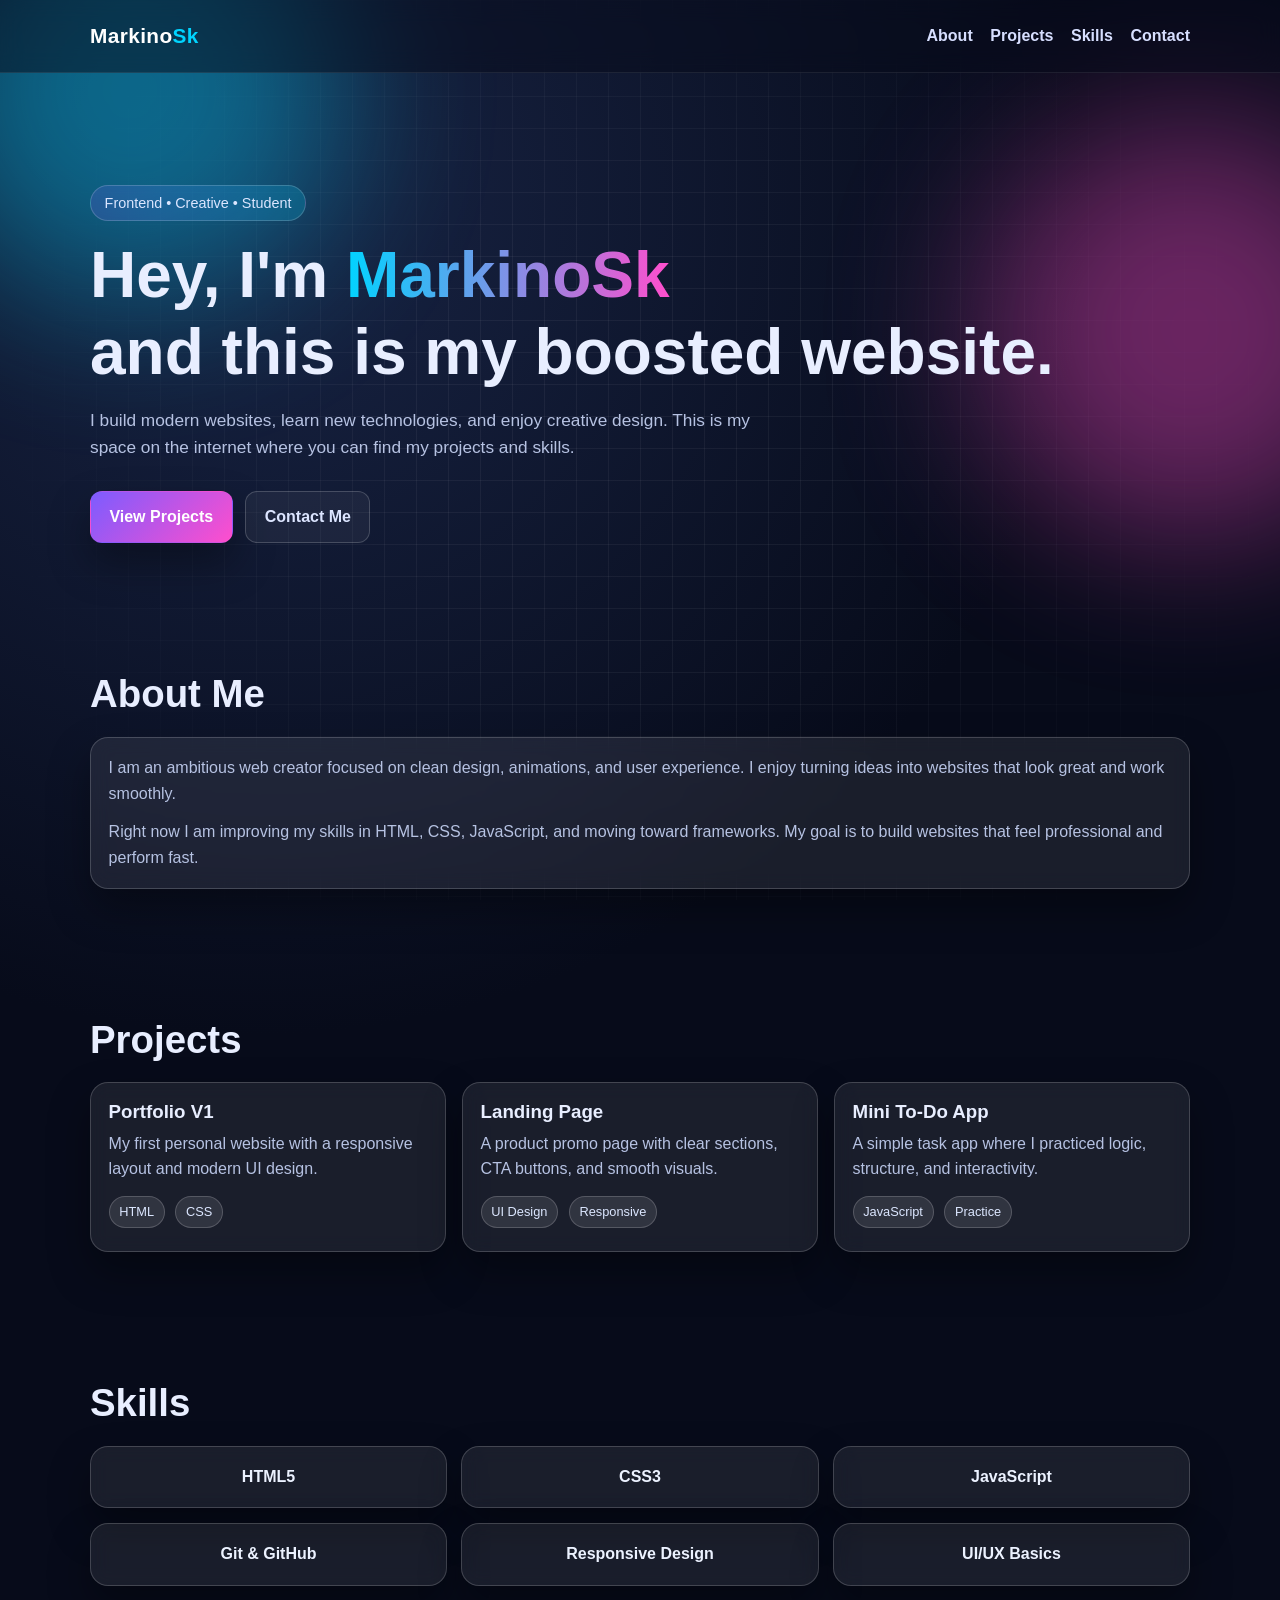
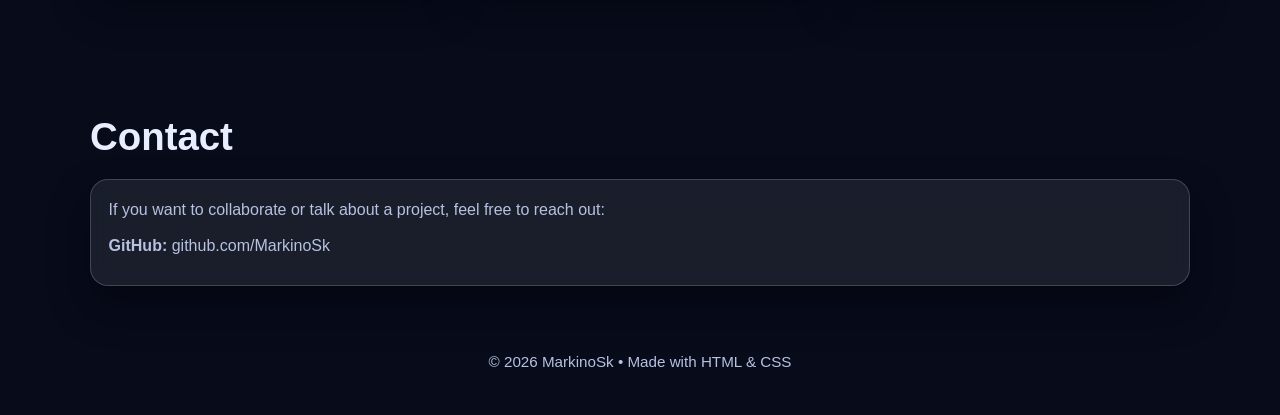
<file: index.html>
<!DOCTYPE html>
<html lang="en">
<head>
  <meta charset="UTF-8" />
  <meta name="viewport" content="width=device-width, initial-scale=1.0" />
  <title>My Portfolio | MarkinoSk</title>
  <meta name="description" content="Personal website - portfolio, projects, and contact." />
  <link rel="stylesheet" href="styles.css" />
</head>
<body>
  <div class="bg-glow bg-glow-1"></div>
  <div class="bg-glow bg-glow-2"></div>
  <div class="bg-grid"></div>

  <header class="site-header">
    <nav class="nav container">
      <a href="#home" class="logo">Markino<span>Sk</span></a>
      <ul class="nav-links">
        <li><a href="#about">About</a></li>
        <li><a href="#projects">Projects</a></li>
        <li><a href="#skills">Skills</a></li>
        <li><a href="#contact">Contact</a></li>
      </ul>
    </nav>
  </header>

  <main>
    
    <section id="home" class="hero container section">
      <p class="tag"> Frontend • Creative • Student</p>
      <h1>Hey, I'm <span>MarkinoSk</span><br> and this is my boosted website.</h1>
      <p class="hero-text">
        I build modern websites, learn new technologies, and enjoy creative design.
        This is my space on the internet where you can find my projects and skills.
      </p>
      <div class="hero-buttons">
        <a class="btn btn-primary" href="#projects">View Projects</a>
        <a class="btn btn-ghost" href="#contact">Contact Me</a>
      </div>
    </section>

    
    <section id="about" class="container section">
      <h2>About Me</h2>
      <div class="card about-card">
        <p>
          I am an ambitious web creator focused on clean design, animations, and user experience.
          I enjoy turning ideas into websites that look great and work smoothly.
        </p>
        <p>
          Right now I am improving my skills in HTML, CSS, JavaScript, and moving toward frameworks.
          My goal is to build websites that feel professional and perform fast.
        </p>
      </div>
    </section>

    
    <section id="projects" class="container section">
      <h2>Projects</h2>
      <div class="projects-grid">
        <article class="card project">
          <h3>Portfolio V1</h3>
          <p>My first personal website with a responsive layout and modern UI design.</p>
          <span class="pill">HTML</span>
          <span class="pill">CSS</span>
        </article>

        <article class="card project">
          <h3>Landing Page</h3>
          <p>A product promo page with clear sections, CTA buttons, and smooth visuals.</p>
          <span class="pill">UI Design</span>
          <span class="pill">Responsive</span>
        </article>

        <article class="card project">
          <h3>Mini To-Do App</h3>
          <p>A simple task app where I practiced logic, structure, and interactivity.</p>
          <span class="pill">JavaScript</span>
          <span class="pill">Practice</span>
        </article>
      </div>
    </section>

    
    <section id="skills" class="container section">
      <h2>Skills</h2>
      <div class="skills-wrap">
        <div class="card skill">HTML5</div>
        <div class="card skill">CSS3</div>
        <div class="card skill">JavaScript</div>
        <div class="card skill">Git & GitHub</div>
        <div class="card skill">Responsive Design</div>
        <div class="card skill">UI/UX Basics</div>
      </div>
    </section>

    
    <section id="contact" class="container section">
      <h2>Contact</h2>
      <div class="card contact-card">
        <p>If you want to collaborate or talk about a project, feel free to reach out:</p>
        
        <p><strong>GitHub:</strong> github.com/MarkinoSk</p>
        
      </div>
    </section>
  </main>

  <footer class="site-footer">
    <p>© 2026 MarkinoSk • Made with HTML & CSS</p>
  </footer>
</body>
</html>
</file>
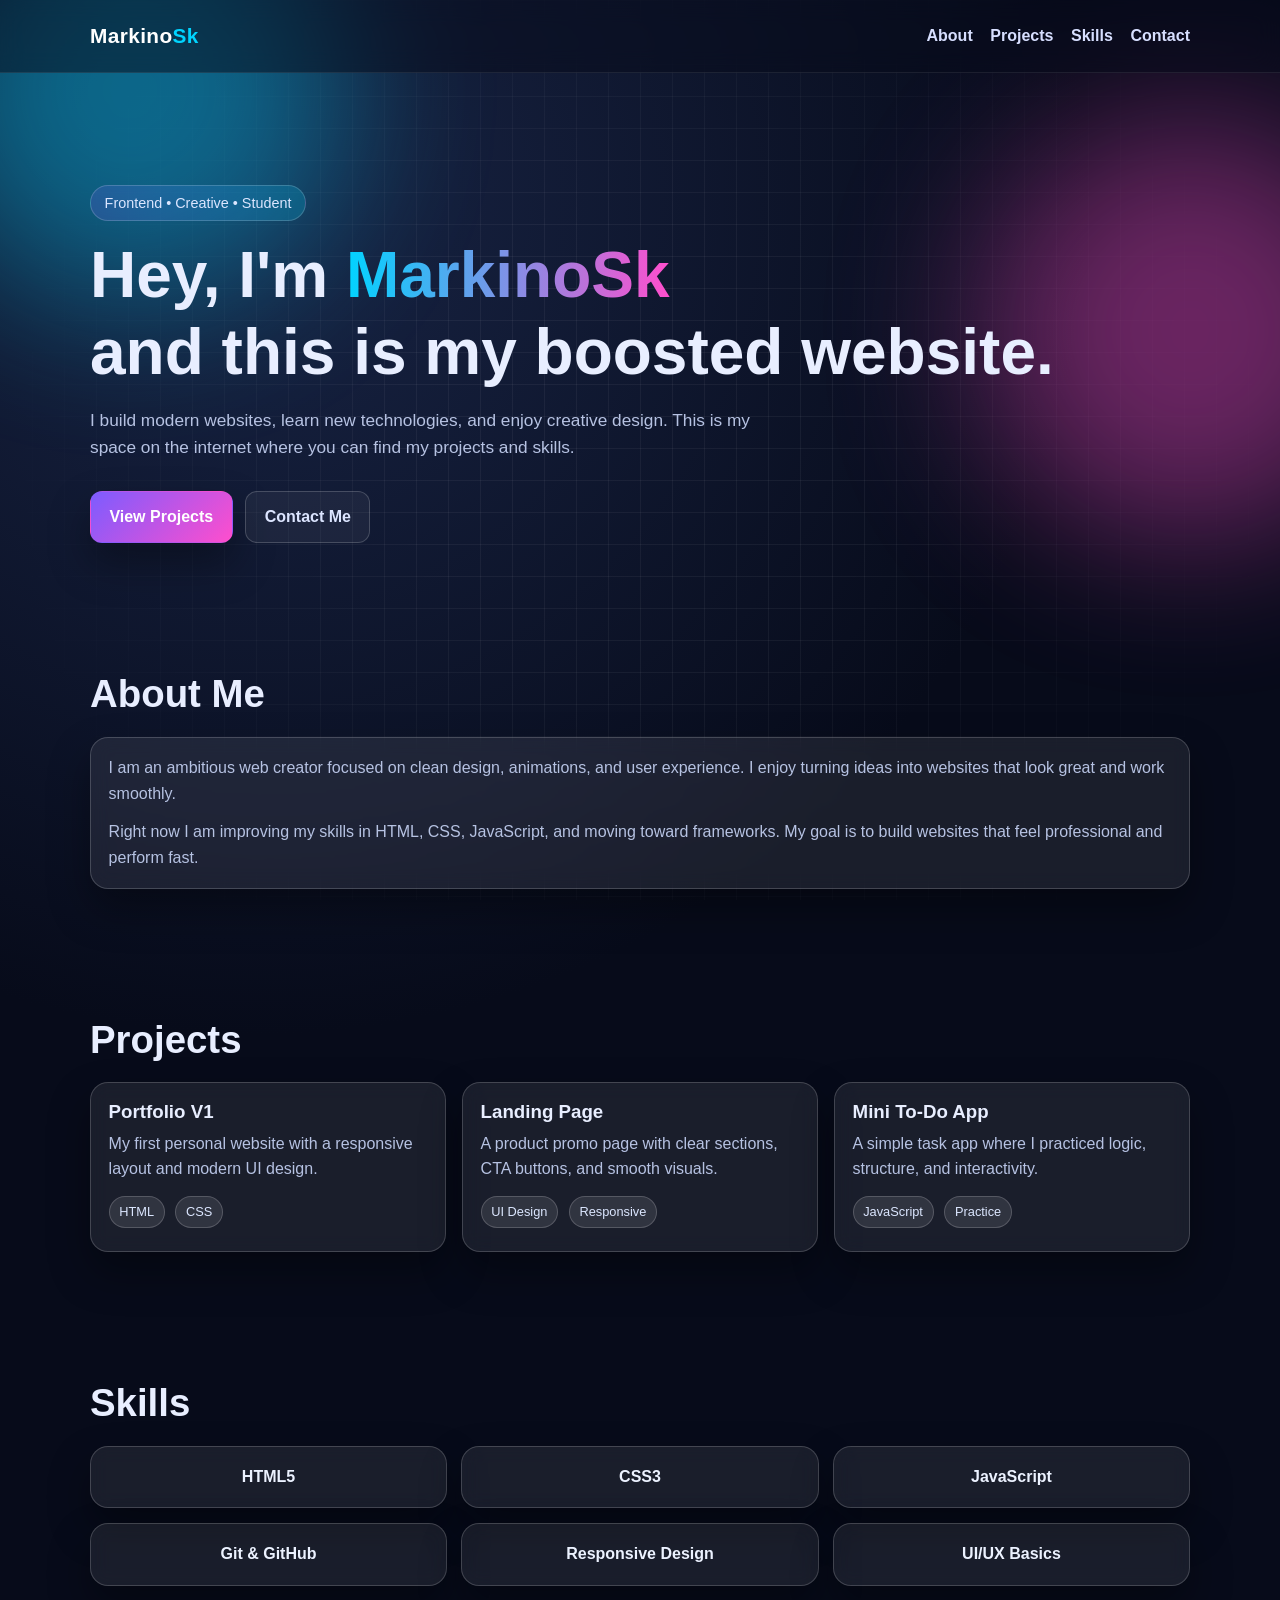
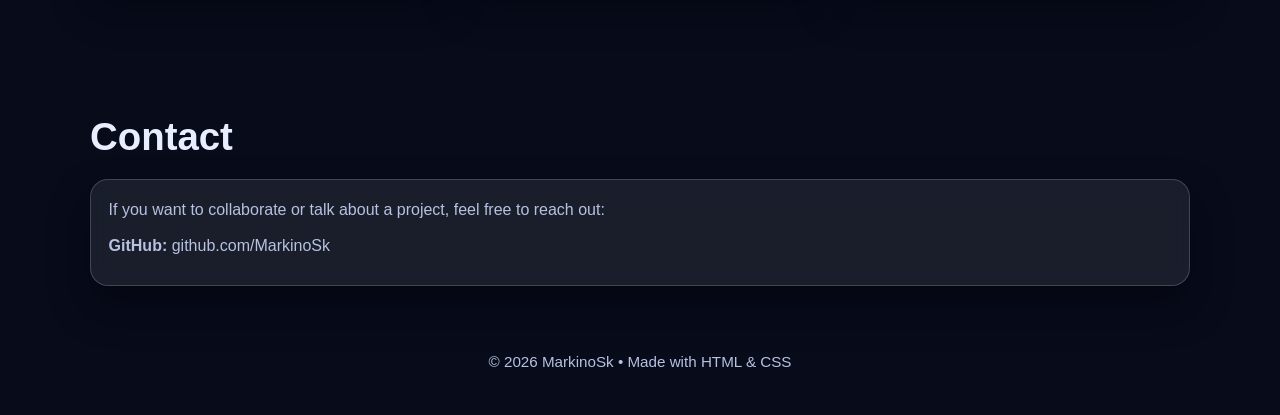
<file: web/index.html>
<!DOCTYPE html>
<html lang="en">
<head>
  <meta charset="UTF-8" />
  <meta name="viewport" content="width=device-width, initial-scale=1.0" />
  <title>My Portfolio | MarkinoSk</title>
  <meta name="description" content="Personal website - portfolio, projects, and contact." />
  <link rel="stylesheet" href="styles.css" />
</head>
<body>
  <div class="bg-glow bg-glow-1"></div>
  <div class="bg-glow bg-glow-2"></div>
  <div class="bg-grid"></div>

  <header class="site-header">
    <nav class="nav container">
      <a href="#home" class="logo">Markino<span>Sk</span></a>
      <ul class="nav-links">
        <li><a href="#about">About</a></li>
        <li><a href="#projects">Projects</a></li>
        <li><a href="#skills">Skills</a></li>
        <li><a href="#contact">Contact</a></li>
      </ul>
    </nav>
  </header>

  <main>
    
    <section id="home" class="hero container section">
      <p class="tag"> Frontend • Creative • Student</p>
      <h1>Hey, I'm <span>MarkinoSk</span><br> and this is my boosted website.</h1>
      <p class="hero-text">
        I build modern websites, learn new technologies, and enjoy creative design.
        This is my space on the internet where you can find my projects and skills.
      </p>
      <div class="hero-buttons">
        <a class="btn btn-primary" href="#projects">View Projects</a>
        <a class="btn btn-ghost" href="#contact">Contact Me</a>
      </div>
    </section>

    
    <section id="about" class="container section">
      <h2>About Me</h2>
      <div class="card about-card">
        <p>
          I am an ambitious web creator focused on clean design, animations, and user experience.
          I enjoy turning ideas into websites that look great and work smoothly.
        </p>
        <p>
          Right now I am improving my skills in HTML, CSS, JavaScript, and moving toward frameworks.
          My goal is to build websites that feel professional and perform fast.
        </p>
      </div>
    </section>

    
    <section id="projects" class="container section">
      <h2>Projects</h2>
      <div class="projects-grid">
        <article class="card project">
          <h3>Portfolio V1</h3>
          <p>My first personal website with a responsive layout and modern UI design.</p>
          <span class="pill">HTML</span>
          <span class="pill">CSS</span>
        </article>

        <article class="card project">
          <h3>Landing Page</h3>
          <p>A product promo page with clear sections, CTA buttons, and smooth visuals.</p>
          <span class="pill">UI Design</span>
          <span class="pill">Responsive</span>
        </article>

        <article class="card project">
          <h3>Mini To-Do App</h3>
          <p>A simple task app where I practiced logic, structure, and interactivity.</p>
          <span class="pill">JavaScript</span>
          <span class="pill">Practice</span>
        </article>
      </div>
    </section>

    
    <section id="skills" class="container section">
      <h2>Skills</h2>
      <div class="skills-wrap">
        <div class="card skill">HTML5</div>
        <div class="card skill">CSS3</div>
        <div class="card skill">JavaScript</div>
        <div class="card skill">Git & GitHub</div>
        <div class="card skill">Responsive Design</div>
        <div class="card skill">UI/UX Basics</div>
      </div>
    </section>

    
    <section id="contact" class="container section">
      <h2>Contact</h2>
      <div class="card contact-card">
        <p>If you want to collaborate or talk about a project, feel free to reach out:</p>
        
        <p><strong>GitHub:</strong> github.com/MarkinoSk</p>
        
      </div>
    </section>
  </main>

  <footer class="site-footer">
    <p>© 2026 MarkinoSk • Made with HTML & CSS</p>
  </footer>
</body>
</html>
</file>
<file: styles.css>
:root {
  --bg: #070b1a;
  --bg-soft: #0f1631;
  --text: #e8eeff;
  --muted: #b6c2e2;
  --primary: #7c5cff;
  --secondary: #00d4ff;
  --accent: #ff4ecd;
  --card: rgba(255, 255, 255, 0.08);
  --border: rgba(255, 255, 255, 0.18);
  --shadow: 0 20px 40px rgba(0, 0, 0, 0.35);
}

* {
  margin: 0;
  padding: 0;
  box-sizing: border-box;
}

html {
  scroll-behavior: smooth;
}

body {
  min-height: 100vh;
  font-family: "Segoe UI", Roboto, Helvetica, Arial, sans-serif;
  background: radial-gradient(circle at 20% 10%, #182445 0%, var(--bg) 40%),
              radial-gradient(circle at 85% 15%, #26135a 0%, transparent 35%),
              var(--bg);
  color: var(--text);
  line-height: 1.6;
  overflow-x: hidden;
}

/* Background FX */
.bg-grid {
  position: fixed;
  inset: 0;
  background-image:
    linear-gradient(rgba(255,255,255,0.05) 1px, transparent 1px),
    linear-gradient(90deg, rgba(255,255,255,0.05) 1px, transparent 1px);
  background-size: 32px 32px;
  mask-image: radial-gradient(circle at center, black 30%, transparent 85%);
  pointer-events: none;
  z-index: -3;
}

.bg-glow {
  position: fixed;
  width: 420px;
  height: 420px;
  border-radius: 50%;
  filter: blur(80px);
  opacity: 0.4;
  z-index: -2;
  pointer-events: none;
}

.bg-glow-1 {
  background: var(--secondary);
  top: -120px;
  left: -80px;
  animation: floatA 10s ease-in-out infinite alternate;
}

.bg-glow-2 {
  background: var(--accent);
  right: -120px;
  top: 120px;
  animation: floatB 12s ease-in-out infinite alternate;
}

@keyframes floatA {
  from { transform: translate(0, 0); }
  to { transform: translate(40px, 40px); }
}
@keyframes floatB {
  from { transform: translate(0, 0); }
  to { transform: translate(-50px, 20px); }
}

.container {
  width: min(1100px, 92%);
  margin-inline: auto;
}

.section {
  padding: 6rem 0 2rem;
}

h1, h2, h3 {
  line-height: 1.2;
}

h2 {
  font-size: clamp(1.7rem, 3vw, 2.5rem);
  margin-bottom: 1.2rem;
}

p {
  color: var(--muted);
}

/* NAV */
.site-header {
  position: sticky;
  top: 0;
  z-index: 20;
  backdrop-filter: blur(12px);
  background: rgba(7, 11, 26, 0.5);
  border-bottom: 1px solid rgba(255,255,255,0.08);
}

.nav {
  min-height: 72px;
  display: flex;
  align-items: center;
  justify-content: space-between;
}

.logo {
  color: white;
  text-decoration: none;
  font-size: 1.3rem;
  font-weight: 800;
  letter-spacing: 0.4px;
}
.logo span {
  color: var(--secondary);
}

.nav-links {
  list-style: none;
  display: flex;
  gap: 1.1rem;
}
.nav-links a {
  color: #d7dfff;
  text-decoration: none;
  font-weight: 600;
  transition: 0.25s ease;
}
.nav-links a:hover {
  color: var(--secondary);
}

/* HERO */
.hero {
  padding-top: 7rem;
}

.tag {
  display: inline-block;
  background: linear-gradient(90deg, rgba(124,92,255,0.2), rgba(0,212,255,0.2));
  border: 1px solid var(--border);
  border-radius: 999px;
  padding: 0.35rem 0.85rem;
  margin-bottom: 1rem;
  color: #dce6ff;
  font-size: 0.9rem;
}

.hero h1 {
  font-size: clamp(2rem, 5vw, 4rem);
  margin-bottom: 1rem;
}
.hero h1 span {
  background: linear-gradient(90deg, var(--secondary), var(--accent));
  -webkit-background-clip: text;
  -webkit-text-fill-color: transparent;
}

.hero-text {
  max-width: 700px;
  font-size: 1.08rem;
  margin-bottom: 1.8rem;
}

.hero-buttons {
  display: flex;
  gap: 0.8rem;
  flex-wrap: wrap;
}

.btn {
  display: inline-block;
  text-decoration: none;
  padding: 0.78rem 1.15rem;
  border-radius: 12px;
  font-weight: 700;
  transition: 0.25s ease;
  border: 1px solid transparent;
}

.btn-primary {
  color: white;
  background: linear-gradient(135deg, var(--primary), var(--accent));
  box-shadow: var(--shadow);
}
.btn-primary:hover {
  transform: translateY(-2px);
  filter: brightness(1.08);
}

.btn-ghost {
  color: #dce5ff;
  border-color: var(--border);
  background: rgba(255,255,255,0.05);
}
.btn-ghost:hover {
  border-color: var(--secondary);
  color: white;
}

/* CARDS */
.card {
  background: var(--card);
  border: 1px solid var(--border);
  border-radius: 18px;
  padding: 1.1rem;
  backdrop-filter: blur(10px);
  box-shadow: var(--shadow);
}

.about-card p + p {
  margin-top: 0.8rem;
}

/* PROJECTS */
.projects-grid {
  display: grid;
  grid-template-columns: repeat(3, 1fr);
  gap: 1rem;
}

.project h3 {
  margin-bottom: 0.45rem;
}
.project p {
  margin-bottom: 0.9rem;
}
.pill {
  display: inline-block;
  margin-right: 0.4rem;
  margin-bottom: 0.35rem;
  font-size: 0.8rem;
  padding: 0.3rem 0.6rem;
  border-radius: 999px;
  background: rgba(255,255,255,0.1);
  border: 1px solid var(--border);
  color: #dce7ff;
}

/* SKILLS */
.skills-wrap {
  display: grid;
  grid-template-columns: repeat(3, 1fr);
  gap: 0.9rem;
}
.skill {
  text-align: center;
  font-weight: 700;
  color: #ecf2ff;
}

/* CONTACT */
.contact-card p {
  margin-bottom: 0.6rem;
}
.contact-card .btn {
  margin-top: 0.8rem;
}

/* FOOTER */
.site-footer {
  padding: 2rem 0 2.5rem;
  text-align: center;
  color: #9bb0de;
  font-size: 0.95rem;
}

/* Responsive */
@media (max-width: 900px) {
  .projects-grid, .skills-wrap {
    grid-template-columns: repeat(2, 1fr);
  }

  .nav-links {
    gap: 0.7rem;
  }
}

@media (max-width: 640px) {
  .site-header {
    position: static;
  }

  .nav {
    flex-direction: column;
    justify-content: center;
    gap: 0.65rem;
    padding: 0.8rem 0;
  }

  .nav-links {
    flex-wrap: wrap;
    justify-content: center;
  }

  .projects-grid, .skills-wrap {
    grid-template-columns: 1fr;
  }

  .hero {
    padding-top: 4.5rem;
  }
}
</file>
<file: web/styles.css>
:root {
  --bg: #070b1a;
  --bg-soft: #0f1631;
  --text: #e8eeff;
  --muted: #b6c2e2;
  --primary: #7c5cff;
  --secondary: #00d4ff;
  --accent: #ff4ecd;
  --card: rgba(255, 255, 255, 0.08);
  --border: rgba(255, 255, 255, 0.18);
  --shadow: 0 20px 40px rgba(0, 0, 0, 0.35);
}

* {
  margin: 0;
  padding: 0;
  box-sizing: border-box;
}

html {
  scroll-behavior: smooth;
}

body {
  min-height: 100vh;
  font-family: "Segoe UI", Roboto, Helvetica, Arial, sans-serif;
  background: radial-gradient(circle at 20% 10%, #182445 0%, var(--bg) 40%),
              radial-gradient(circle at 85% 15%, #26135a 0%, transparent 35%),
              var(--bg);
  color: var(--text);
  line-height: 1.6;
  overflow-x: hidden;
}

/* Background FX */
.bg-grid {
  position: fixed;
  inset: 0;
  background-image:
    linear-gradient(rgba(255,255,255,0.05) 1px, transparent 1px),
    linear-gradient(90deg, rgba(255,255,255,0.05) 1px, transparent 1px);
  background-size: 32px 32px;
  mask-image: radial-gradient(circle at center, black 30%, transparent 85%);
  pointer-events: none;
  z-index: -3;
}

.bg-glow {
  position: fixed;
  width: 420px;
  height: 420px;
  border-radius: 50%;
  filter: blur(80px);
  opacity: 0.4;
  z-index: -2;
  pointer-events: none;
}

.bg-glow-1 {
  background: var(--secondary);
  top: -120px;
  left: -80px;
  animation: floatA 10s ease-in-out infinite alternate;
}

.bg-glow-2 {
  background: var(--accent);
  right: -120px;
  top: 120px;
  animation: floatB 12s ease-in-out infinite alternate;
}

@keyframes floatA {
  from { transform: translate(0, 0); }
  to { transform: translate(40px, 40px); }
}
@keyframes floatB {
  from { transform: translate(0, 0); }
  to { transform: translate(-50px, 20px); }
}

.container {
  width: min(1100px, 92%);
  margin-inline: auto;
}

.section {
  padding: 6rem 0 2rem;
}

h1, h2, h3 {
  line-height: 1.2;
}

h2 {
  font-size: clamp(1.7rem, 3vw, 2.5rem);
  margin-bottom: 1.2rem;
}

p {
  color: var(--muted);
}

/* NAV */
.site-header {
  position: sticky;
  top: 0;
  z-index: 20;
  backdrop-filter: blur(12px);
  background: rgba(7, 11, 26, 0.5);
  border-bottom: 1px solid rgba(255,255,255,0.08);
}

.nav {
  min-height: 72px;
  display: flex;
  align-items: center;
  justify-content: space-between;
}

.logo {
  color: white;
  text-decoration: none;
  font-size: 1.3rem;
  font-weight: 800;
  letter-spacing: 0.4px;
}
.logo span {
  color: var(--secondary);
}

.nav-links {
  list-style: none;
  display: flex;
  gap: 1.1rem;
}
.nav-links a {
  color: #d7dfff;
  text-decoration: none;
  font-weight: 600;
  transition: 0.25s ease;
}
.nav-links a:hover {
  color: var(--secondary);
}

/* HERO */
.hero {
  padding-top: 7rem;
}

.tag {
  display: inline-block;
  background: linear-gradient(90deg, rgba(124,92,255,0.2), rgba(0,212,255,0.2));
  border: 1px solid var(--border);
  border-radius: 999px;
  padding: 0.35rem 0.85rem;
  margin-bottom: 1rem;
  color: #dce6ff;
  font-size: 0.9rem;
}

.hero h1 {
  font-size: clamp(2rem, 5vw, 4rem);
  margin-bottom: 1rem;
}
.hero h1 span {
  background: linear-gradient(90deg, var(--secondary), var(--accent));
  -webkit-background-clip: text;
  -webkit-text-fill-color: transparent;
}

.hero-text {
  max-width: 700px;
  font-size: 1.08rem;
  margin-bottom: 1.8rem;
}

.hero-buttons {
  display: flex;
  gap: 0.8rem;
  flex-wrap: wrap;
}

.btn {
  display: inline-block;
  text-decoration: none;
  padding: 0.78rem 1.15rem;
  border-radius: 12px;
  font-weight: 700;
  transition: 0.25s ease;
  border: 1px solid transparent;
}

.btn-primary {
  color: white;
  background: linear-gradient(135deg, var(--primary), var(--accent));
  box-shadow: var(--shadow);
}
.btn-primary:hover {
  transform: translateY(-2px);
  filter: brightness(1.08);
}

.btn-ghost {
  color: #dce5ff;
  border-color: var(--border);
  background: rgba(255,255,255,0.05);
}
.btn-ghost:hover {
  border-color: var(--secondary);
  color: white;
}

/* CARDS */
.card {
  background: var(--card);
  border: 1px solid var(--border);
  border-radius: 18px;
  padding: 1.1rem;
  backdrop-filter: blur(10px);
  box-shadow: var(--shadow);
}

.about-card p + p {
  margin-top: 0.8rem;
}

/* PROJECTS */
.projects-grid {
  display: grid;
  grid-template-columns: repeat(3, 1fr);
  gap: 1rem;
}

.project h3 {
  margin-bottom: 0.45rem;
}
.project p {
  margin-bottom: 0.9rem;
}
.pill {
  display: inline-block;
  margin-right: 0.4rem;
  margin-bottom: 0.35rem;
  font-size: 0.8rem;
  padding: 0.3rem 0.6rem;
  border-radius: 999px;
  background: rgba(255,255,255,0.1);
  border: 1px solid var(--border);
  color: #dce7ff;
}

/* SKILLS */
.skills-wrap {
  display: grid;
  grid-template-columns: repeat(3, 1fr);
  gap: 0.9rem;
}
.skill {
  text-align: center;
  font-weight: 700;
  color: #ecf2ff;
}

/* CONTACT */
.contact-card p {
  margin-bottom: 0.6rem;
}
.contact-card .btn {
  margin-top: 0.8rem;
}

/* FOOTER */
.site-footer {
  padding: 2rem 0 2.5rem;
  text-align: center;
  color: #9bb0de;
  font-size: 0.95rem;
}

/* Responsive */
@media (max-width: 900px) {
  .projects-grid, .skills-wrap {
    grid-template-columns: repeat(2, 1fr);
  }

  .nav-links {
    gap: 0.7rem;
  }
}

@media (max-width: 640px) {
  .site-header {
    position: static;
  }

  .nav {
    flex-direction: column;
    justify-content: center;
    gap: 0.65rem;
    padding: 0.8rem 0;
  }

  .nav-links {
    flex-wrap: wrap;
    justify-content: center;
  }

  .projects-grid, .skills-wrap {
    grid-template-columns: 1fr;
  }

  .hero {
    padding-top: 4.5rem;
  }
}
</file>
